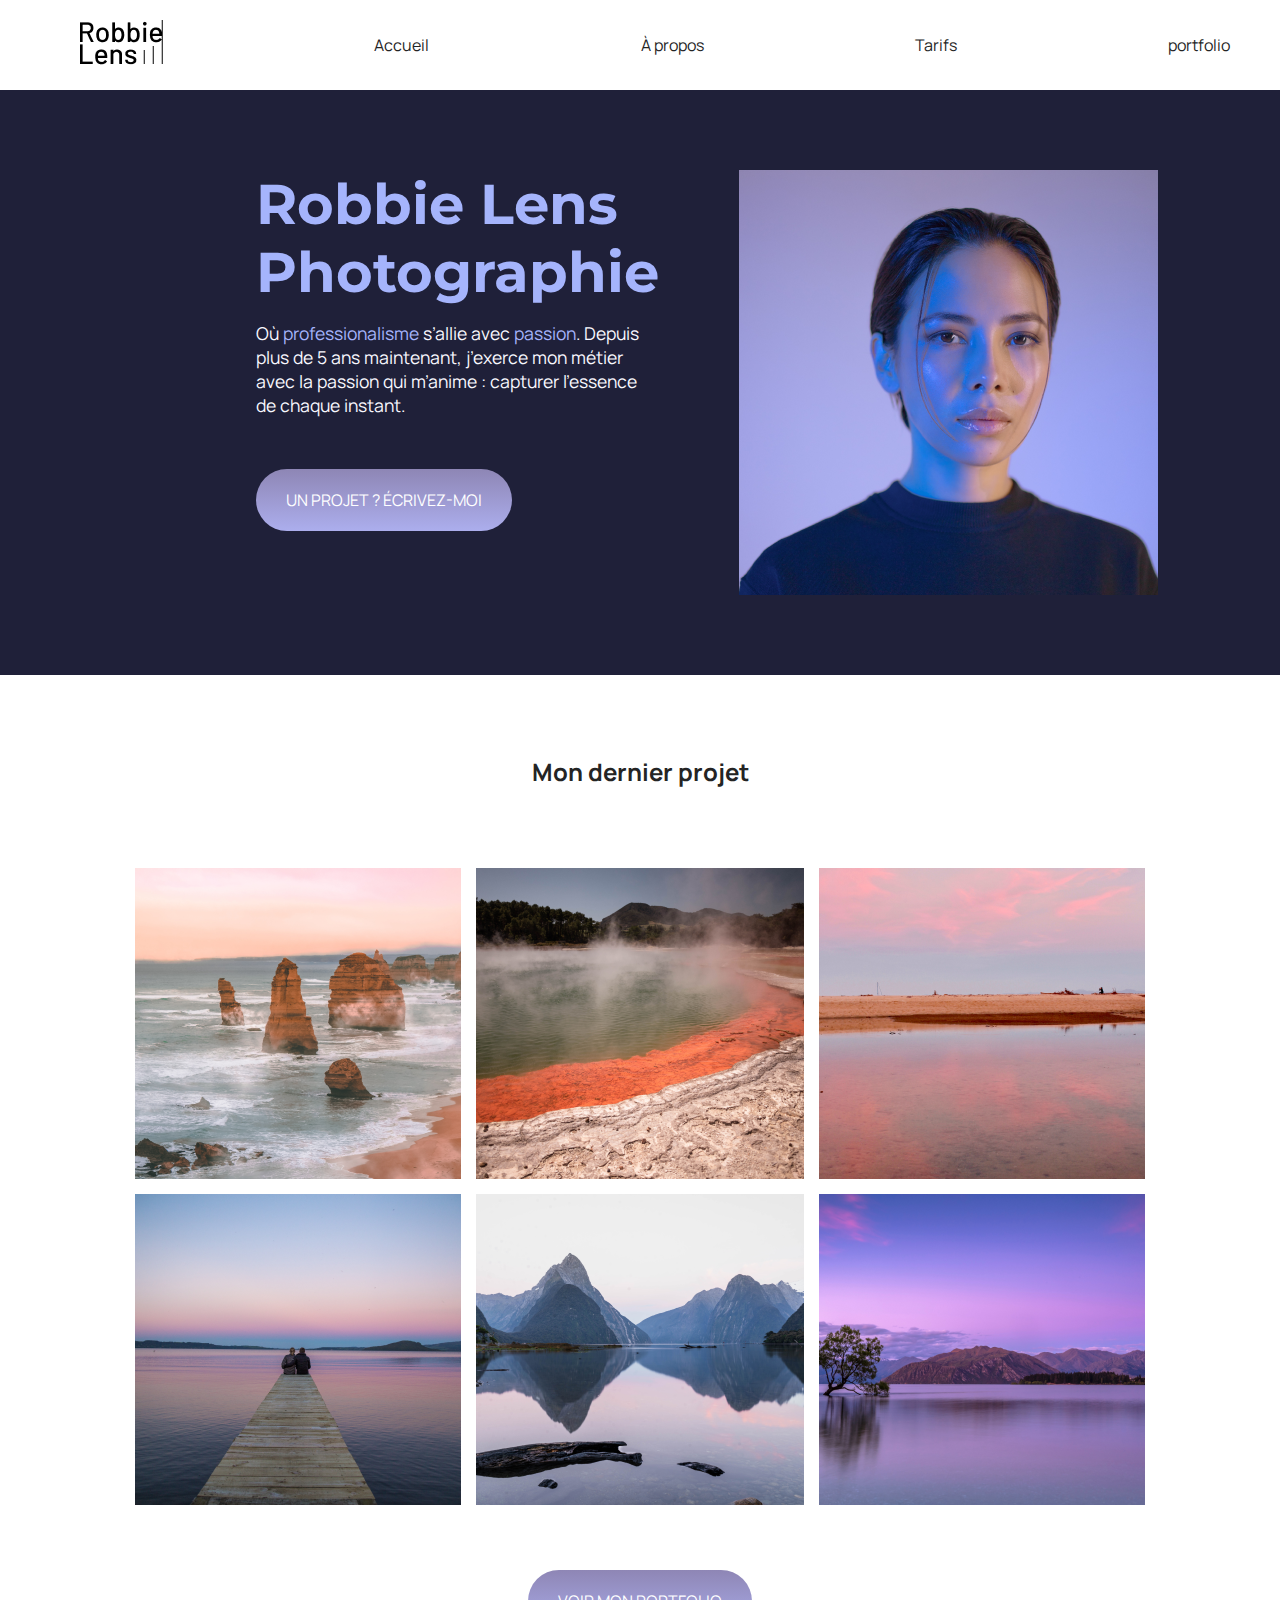
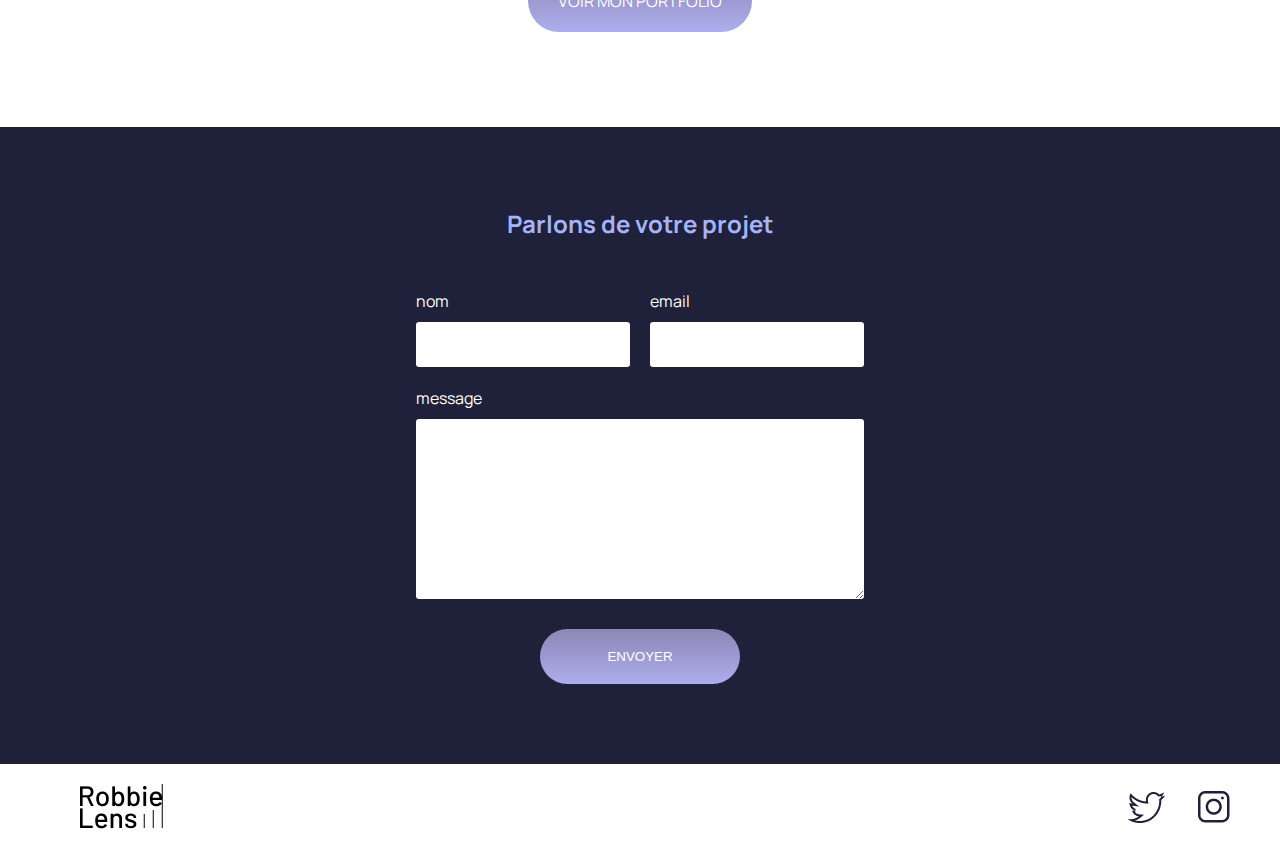
<file: index.html>
<!DOCTYPE html>
<html lang="fr">

<head>
    <meta charset="utf-8" >
    <title>Accueil - Robbie Lens Photographie</title>
    <link href="style/style.css" rel="stylesheet" >
    <link href="style/index.css" rel="stylesheet" >
    <link rel="preconnect" href="https://fonts.googleapis.com">
    <link rel="preconnect" href="https://fonts.gstatic.com" crossorigin>
    <link href="https://fonts.googleapis.com/css2?family=Manrope&family=Montserrat&display=swap" rel="stylesheet">
</head>

<body>
    <header>
        <nav>
            <a href="index.html" class="lien-icone">
            <img  src="images/logo.png" alt="Logo Robbie Lens" >
            </a>
            </div>
             <a href="index.html">Accueil</a>
             <a href="a-propos.html">À propos</a>
             <a href="tarifs.html">Tarifs</a>
             <a href="portfolio.html">portfolio</a>
        </div>
        </nav>
    </header>
    <main>
        <section class="accueil-introduction">
            
            <div>
                <h1>Robbie Lens Photographie</h1>
                <p>
                    Où <em>professionalisme</em> s’allie avec <em>passion</em>. Depuis
                    plus de 5 ans maintenant, j’exerce mon métier avec la passion
                    qui m’anime : capturer l’essence de chaque instant.
                </p><br>
                <a href="#contact" class="cta">UN PROJET ? ÉCRIVEZ-MOI</a>
            </div>           
            <img  src="images/robbie-lens.png" alt="Portrait avec effet de la photographe Robbie Lens" >                           
        </section>
        <section class="accueil-photos">
            <h2>Mon dernier projet</h2>
            <div>                
                <img src="images/Accueil/element-1.png" alt="element 1">               
                <img src="images/Accueil/element-2.png" alt="element 2">
                <img src="images/Accueil/element-3.png" alt="element 3">             
            </div>
            <div>
                <a href="images/Accueil/element-4.png">
                    <img src="images/Accueil/element-4.png" alt="element 4">
                </a>
                <a href="images/Accueil/element-5.png">
                    <img src="images/Accueil/element-5.png" alt="element 5">
                </a>
                <a href="images/Accueil/element-6.png">
                    <img src="images/Accueil/element-6.png" alt="element 6">
                </a>
            </div>
            <div class="vmp">
                <a href="portfolio.html" class="cta">VOIR MON PORTFOLIO</a>
            </div>
        </section>
        <section id="contact" class="section-contact">
            <h2>Parlons de votre projet</h2>
            <form method="get" action="">
                <div class="form-nom-email">
                    <div class="form-column">
                        <label for="nom">nom</label>              
                        <input type="text" name="nom" id="nom" required>
                    </div>
                    <div class="form-column">
                        <label for="email">email</label>               
                        <input type="email" name="email" id="email" required>
                    </div>
                </div>
                <label for="message">message</label>
                <textarea  name="message" id="message" rows="10" required></textarea>
                <input type="submit" value="ENVOYER" class="cta">                                                                                   
            </form>
            
        </section>
        
    </main>
    <footer>
            <a href="index.html" class="lien-icone">
            <img src="images/logo.png" alt="Logo Robbie Lens" >
            </a>
            <div>
                <a target="_blank" href="https://twitter.com/" class="lien-icone">
                    <img src="images/twitter.png" alt="Logo Twitter" >
                </a>
                <a target="_blank" href="https://www.instagram.com/" class="lien-icone">
                    <img src="images/instagram.png" alt="Logo Instagram" >
                </a>
            </div>
    </footer>
</body>

</html>
</file>
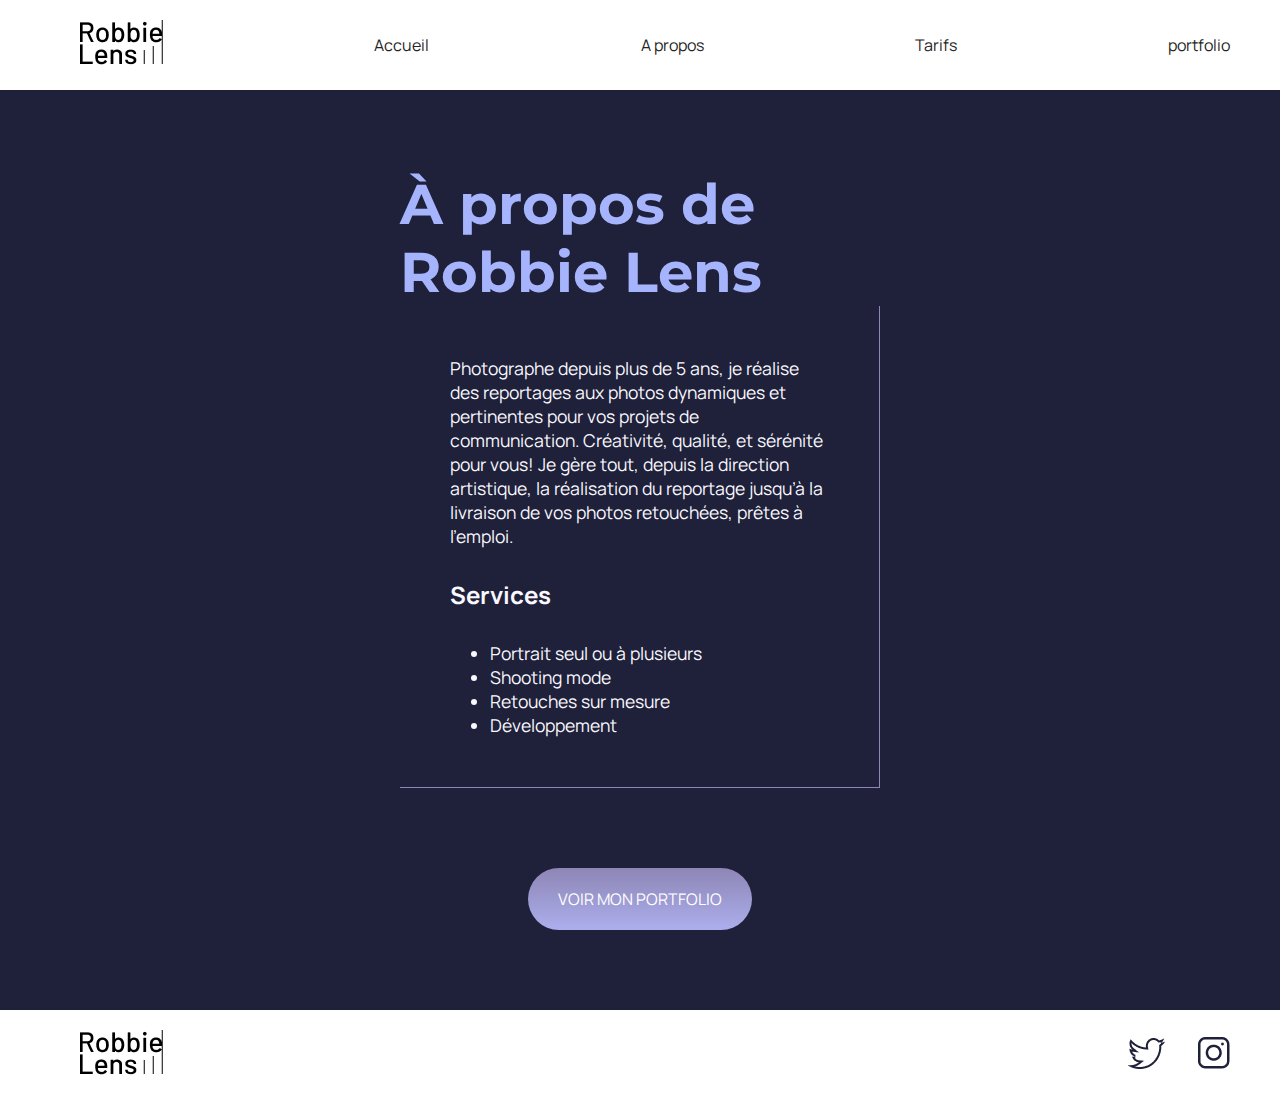
<file: a-propos.html>
<!DOCTYPE html>
<html lang="fr">

<head>
    <meta charset="utf-8" >
    <title>À propos - Robbie Lens Photographie</title>
    <link href="style/style.css" rel="stylesheet" >
    <link href="style/a-propos.css" rel="stylesheet" >
    <link rel="preconnect" href="https://fonts.googleapis.com">
    <link rel="preconnect" href="https://fonts.gstatic.com" crossorigin>
    <link href="https://fonts.googleapis.com/css2?family=Manrope&family=Montserrat&display=swap" rel="stylesheet">
</head>

<body>
    <header>
        <nav>
            <a href="index.html" class="lien-icone">
                <img src="images/logo.png" alt="Logo Robbie Lens" >
            </a>

            </div>
                <a href="index.html">Accueil</a>
                <a href="a-propos.html">A propos</a>
                <a href="tarifs.html">Tarifs</a>
                <a href="portfolio.html">portfolio</a>
            </div>
        </nav>
    </header>
    <main class="a-propos-main">
        <section >
            <h1>À propos de Robbie Lens</h1>
            <div class="carre-contenu">
                <p>
                    Photographe depuis plus de 5 ans, je réalise des reportages aux photos dynamiques et pertinentes pour vos
                    projets de communication. Créativité, qualité, et sérénité pour vous! Je gère tout, depuis la direction
                    artistique, la réalisation du reportage jusqu’à la livraison de vos photos retouchées, prêtes à l’emploi.
                </p>
                <h2>Services</h2>
                <ul>
                    <li>Portrait seul ou à plusieurs</li>
                    <li>Shooting mode</li>
                    <li>Retouches sur mesure</li>
                    <li>Développement</li>
                </ul>
            </div>
            <div>
                <a href="portfolio.html" class="cta">VOIR MON PORTFOLIO</a>
            </div>
        </section>
    </main>
    <footer>
            <a href="index.html" class="lien-icone">
                <img src="images/logo.png" alt="Logo Robbie Lens" >
            </a>
            <div>
            <a target="_blank" href="https://twitter.com/" class="lien-icone">
                <img src="images/twitter.png" alt="Logo Twitter" >
            </a>
            <a target="_blank" href="https://www.instagram.com/" class="lien-icone">
                <img src="images/instagram.png" alt="Logo Instagram" >
            </a>
            </div>
    </footer>
</body>

</html>
</file>
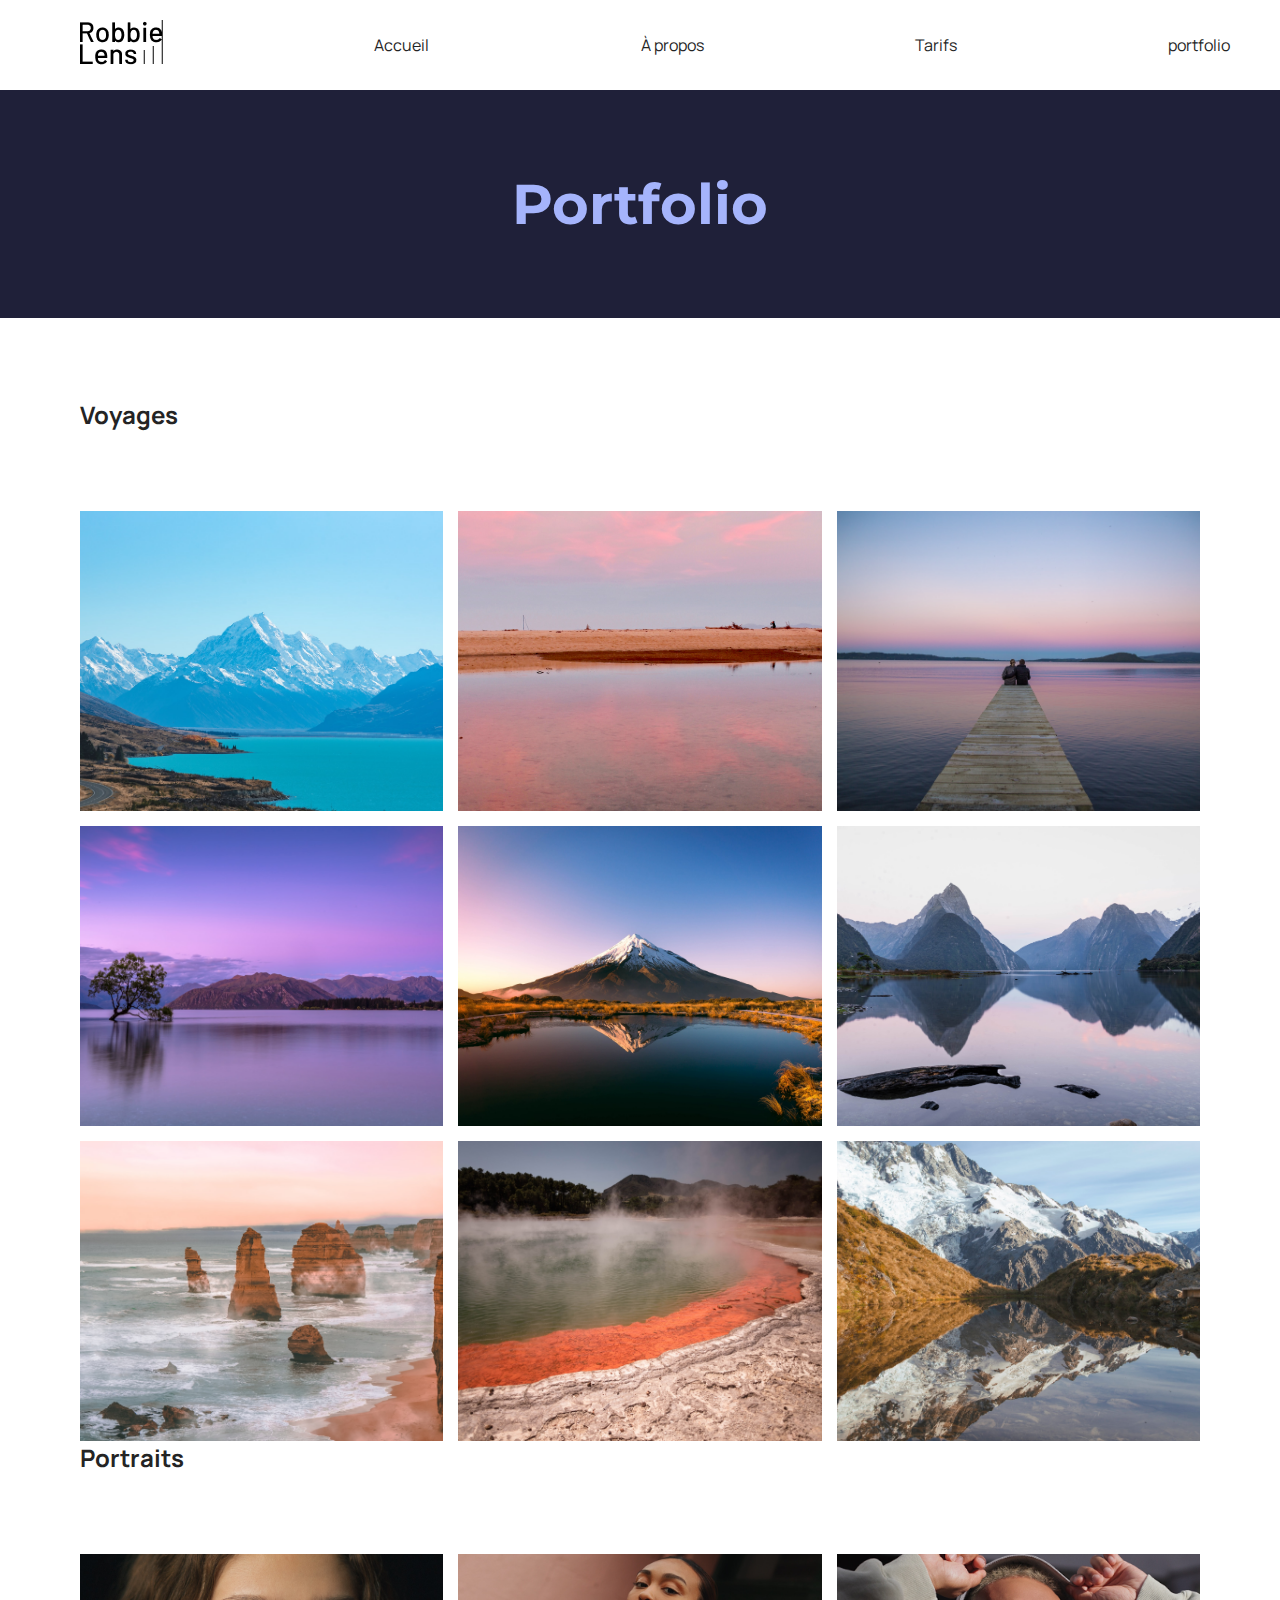
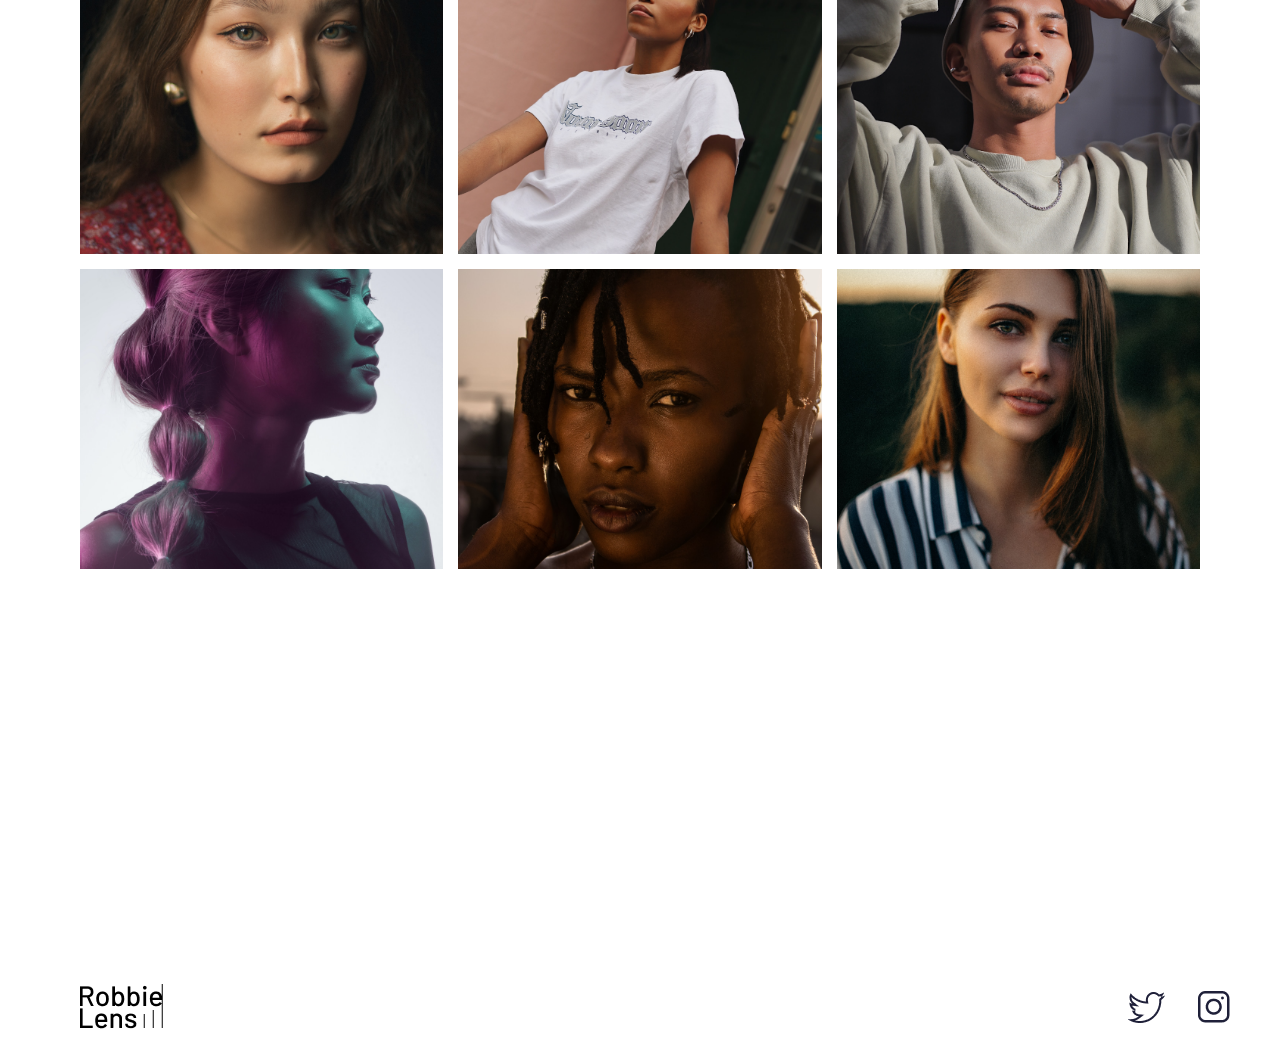
<file: portfolio.html>
<!DOCTYPE html>
<html lang="fr">
    <head>
        <meta charset="utf-8" >
        <title>Accueil - Robbie Lens Photographie</title>
        <link href="style/style.css" rel="stylesheet" >
        <link href="style/portfolio.css" rel="stylesheet" >
        <link rel="preconnect" href="https://fonts.googleapis.com">
        <link rel="preconnect" href="https://fonts.gstatic.com" crossorigin>
        <link href="https://fonts.googleapis.com/css2?family=Manrope&family=Montserrat&display=swap" rel="stylesheet">
    </head>
    <body>
        <header>
            <nav>
                <a href="index.html" class="lien-icone">
                <img  src="images/logo.png" alt="Logo Robbie Lens" >
                </a>
                </div>
                 <a href="index.html">Accueil</a>
                 <a href="a-propos.html">À propos</a>
                 <a href="tarifs.html">Tarifs</a>
                 <a href="portfolio.html">portfolio</a>
                </div>
            </nav>
        </header>
        <main>
            <section>
                <h1>Portfolio</h1>
            </section>
            <section class="portfolio-section-photos">
                <h2>Voyages</h2>
                <!-- Créez ici votre grid Voyages -->
                <div class="grid-paysages">
                    <a href="images/portfolio/paysage1.jpg" class="lien-conteneur-photo">
                        <img src="images/portfolio/paysage1.jpg" alt="paysage1">
                        <div class="photo-hover">Voir la photo</div>
                    </a>
                    <a href="images/portfolio/paysage2.jpg" class="lien-conteneur-photo">
                        <img src="images/portfolio/paysage2.jpg" alt="paysage2">
                        <div class="photo-hover">Voir la photo</div>
                    </a>
                    <a href="images/portfolio/paysage3.jpg" class="lien-conteneur-photo">
                        <img src="images/portfolio/paysage3.jpg" alt="paysage3">
                        <div class="photo-hover">Voir la photo</div>
                    </a>
                    <a href="images/portfolio/paysage4.jpg" class="lien-conteneur-photo">    
                        <img src="images/portfolio/paysage4.jpg" alt="paysage4">
                        <div class="photo-hover">Voir la photo</div>
                    </a>    
                    <a href="images/portfolio/paysage5.jpg" class="lien-conteneur-photo">
                        <img src="images/portfolio/paysage5.jpg" alt="paysage5">
                        <div class="photo-hover">Voir la photo</div>
                    </a>
                    <a href="images/portfolio/paysage6.jpg" class="lien-conteneur-photo">
                        <img src="images/portfolio/paysage6.jpg" alt="paysage6">
                        <div class="photo-hover">Voir la photo</div>
                    </a>
                    <a href="images/portfolio/paysage7.jpg" class="lien-conteneur-photo">
                        <img src="images/portfolio/paysage7.jpg" alt="paysage7">
                        <div class="photo-hover">Voir la photo</div>
                    <a href="images/portfolio/paysage8.jpg" class="lien-conteneur-photo">
                        <img src="images/portfolio/paysage8.jpg" alt="paysage8">
                        <div class="photo-hover">Voir la photo</div>
                    <a href="images/portfolio/paysage9.jpg" class="lien-conteneur-photo">
                        <img src="images/portfolio/paysage9.jpg" alt="paysage9">
                        <div class="photo-hover">Voir la photo</div>
                    </a>
                </div>
                <h2>Portraits</h2>
                <!-- Créez ici votre grid Portraits -->
                <div class="grid-portraits">
                    <a href="images/portfolio/portrait1.jpg" class="lien-conteneur-photo">
                        <img src="images/portfolio/portrait1.jpg" alt="portrait1">
                        <div class="photo-hover">Voir la photo</div>
                    </a>
                    <a href="images/portfolio/portrait2.jpg" class="lien-conteneur-photo">
                        <img src="images/portfolio/portrait2.jpg" alt="portrait2">
                        <div class="photo-hover">Voir la photo</div>
                    </a>
                    <a href="images/portfolio/portrait3.jpg" class="lien-conteneur-photo">
                        <img src="images/portfolio/portrait3.jpg" alt="portrait3">
                        <div class="photo-hover">Voir la photo</div>
                    </a>
                    <a href="images/portfolio/portrait4.jpg" class="lien-conteneur-photo">
                        <img src="images/portfolio/portrait4.jpg" alt="portrait4">
                        <div class="photo-hover">Voir la photo</div>
                    </a>
                    <a href="images/portfolio/portrait5.jpg" class="lien-conteneur-photo">
                        <img src="images/portfolio/portrait5.jpg" alt="portrait5">
                        <div class="photo-hover">Voir la photo</div>
                    </a>
                    <a href="images/portfolio/portrait6.jpg" class="lien-conteneur-photo">
                        <img src="images/portfolio/portrait6.jpg" alt="portrait6">
                        <div class="photo-hover">Voir la photo</div>
                    </a>
                </div>
            </section>
        </main>
        <footer>
            <a href="index.html" class="lien-icone" >
                <img src="images/logo.png" alt="Logo Robbie Lens" >
            </a>
            <div>
                <a target="_blank" href="https://twitter.com/" class="lien-icone">
                    <img src="images/twitter.png" alt="Logo Twitter" >
                </a>
                <a target="_blank" href="https://www.instagram.com/" class="lien-icone">
                    <img src="images/instagram.png" alt="Logo Instagram" >
                </a>
            </div>
        </footer>
    </body>
</html>
</file>
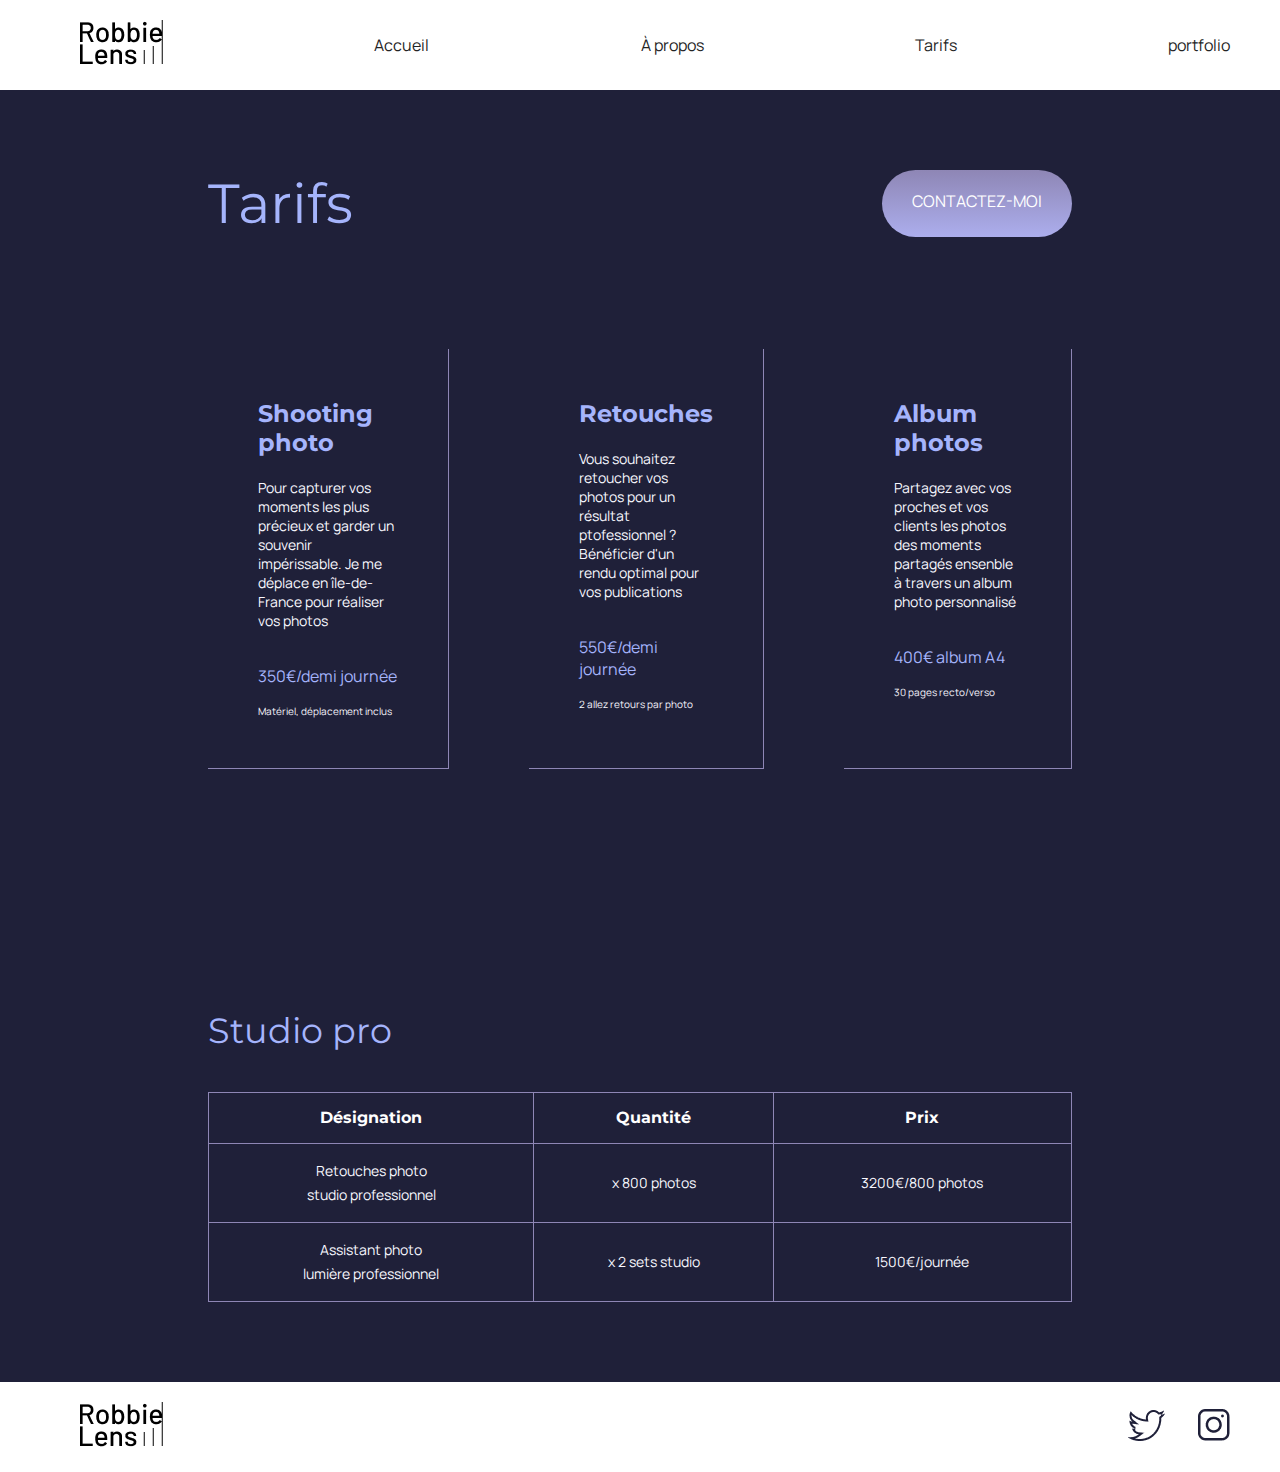
<file: tarifs.html>
<!DOCTYPE html>
<html lang="fr">
    <head>
        <meta charset="utf-8" >
        <title>Accueil - Robbie Lens Photographie</title>
        <link href="style/style.css" rel="stylesheet" >
        <link href="style/tarifs.css" rel="stylesheet" >
        <link rel="preconnect" href="https://fonts.googleapis.com">
        <link rel="preconnect" href="https://fonts.gstatic.com" crossorigin>
        <link href="https://fonts.googleapis.com/css2?family=Comic+Neue:ital,wght@1,700&family=Manrope&family=Montserrat:wght@300&display=swap" rel="stylesheet">
    </head> 

    <body>
        <header>
            <nav>
                <a href="index.html" class="lien-icone">
                <img  src="images/logo.png" alt="Logo Robbie Lens" >
                </a>
                </div>
                 <a href="index.html">Accueil</a>
                 <a href="a-propos.html">À propos</a>
                 <a href="tarifs.html">Tarifs</a>
                 <a href="portfolio.html">portfolio</a>
                </div>
            </nav>
        </header>
        <main class="main-tarifs">
            <section >
                <div class="titre">
                <h1>Tarifs</h1>
                <a href="index.html#contact" class="cta">CONTACTEZ-MOI</a>
                </div>
                <div class="tarifs">                    
                    <div class="carre-contenu">
                        <h2>Shooting photo</h2>
                        <p>Pour capturer vos moments les plus précieux et garder un souvenir impérissable. Je me déplace en île-de-France pour réaliser vos photos</p>
                        <p class="prix">350€/demi journée</p>
                        <p class="asterix">Matériel, déplacement inclus</p>               
                    </div>                   
                    <div class="carre-contenu">
                        <h2>Retouches</h2>
                        <p>Vous souhaitez retoucher vos photos pour un résultat ptofessionnel ? Bénéficier d'un rendu optimal pour vos publications</p>
                        <p class="prix">550€/demi journée</p>
                        <p class="asterix">2 allez retours par photo</p>
                    </div>            
                    <div class="carre-contenu">
                        <h2>Album photos</h2>
                        <p>Partagez avec vos proches et vos clients les photos des moments partagés ensenble à travers un album photo personnalisé</p>
                        <p class="prix">400€ album A4</p>
                        <p class="asterix">30 pages recto/verso</p>
                    </div>           
                </div>
            </section>
            <section class="section-tarifs">
                <table>
                    <caption>Studio pro</caption>
                    <thead>
                        <th>Désignation</th>
                        <th>Quantité</th>
                        <th>Prix</th>
                    </thead>
                    <tbody>
                        <tr>
                            <td>Retouches photo<br> studio professionnel</td>
                            <td>x 800 photos</td>
                            <td>3200€/800 photos</td>
                        </tr>
                        <tr>
                            <td>Assistant photo<br>lumière professionnel</td>
                            <td>x 2 sets studio</td>
                            <td>1500€/journée</td>
                        </tr>
                    </tbody>
                </table>
            </section>
        </main>
        <footer>
            <a href="index.html" class="lien-icone">
            <img src="images/logo.png" alt="Logo Robbie Lens" >
            </a>
            <div>
                <a target="_blank" href="https://twitter.com/" class="lien-icone">
                    <img src="images/twitter.png" alt="Logo Twitter" >
                </a>
                <a target="_blank" href="https://www.instagram.com/" class="lien-icone">
                    <img src="images/instagram.png" alt="Logo Instagram" >
                </a>
            </div>
    </footer>
    </body>
</html>
</file>
<file: style/style.css>
* {
    margin: 0;
}
body {
    font-family: 'Manrope', sans-serif;
    font-size: 1em;
    background-color: #1f2039;
  }
  
a {
    color: #242424;
    text-decoration: none;
  }
  
em {
    color: #a5b4fc;
    font-style: normal;
  }
  
h1 {
    font-size: 3.5em;
    color: #a5b4fc;
    font-family: 'Montserrat', sans-serif;
  }
  
h2 {
    color: #f9f8ff;
   
  }
  
p,
li {
    font-size: 1.1em;
    color: #f9f8ff;
  }
  
header,
footer {
    background-color: white;
    padding: 20px 50px;
  }
  
.cta {
    display: inline-block;
    background: linear-gradient(#8e86b5, #acaeed);
    color: white;
    border-radius: 50px;
    padding: 20px 30px;
  }
  
a:hover {
    text-decoration: underline;
  }

.cta:hover {
    background: linear-gradient(#696484, #8788ba);
    text-decoration: none;
  }

.lien-icone {
  margin-left: 30px;
}
  
.lien-icone:hover {
    opacity: 0.5;
  }
  
section {
    padding: 80px;
  }

footer,
nav {
  display: flex;
  flex-direction: row;
  align-items: center;
  justify-content: space-between;
}

nav a {
  margin-left: 30px;
}

@media screen and (max-width: 996px) {
  header nav {
    flex-direction: column;
    align-items: center;
    justify-content: center;
  }

  header nav img {
    margin-bottom: 20px;
  }

  header,
  footer {
    padding: 20px 20px;
  }

  h1 {
    font-size: 2em;
  }

  section {
    padding: 50px 20px 50px 20px;
  }

  nav a {
    margin-left: 10px;
    margin-right: 10px;
  }
}
</file>
<file: style/index.css>
.accueil-photos {
    background-color: white;
    padding: 80px;
  }
  
  .accueil-photos h2 {
    color: #242424;
    text-align: center;
    margin-bottom: 80px;
  }
  
  .accueil-photos div {
    display: flex;
    flex-direction: row;
    gap: 15px;
    justify-content: center;
    margin-bottom: 15px;
  }
  
  .accueil-introduction {
    display: flex;
    flex-direction: row;
    width: 60%;
    align-items: flex-start;
    margin: auto;
  }
  
  .accueil-introduction h1 {
    margin-bottom: 15px;
  }
  
  .accueil-introduction p {
    margin-bottom: 30px;
  }
  
  .accueil-introduction div {
    padding-right: 80px;
  }

  .section-contact h2 {
    color: #a5b4fc;
    text-align: center;
    margin-bottom: 50px;
  }

  form {
    display: flex;
    flex-direction: column;
    width: 40%;
    margin: auto;
    color: white;
  }

  .form-nom-email {
    display: flex;
    flex-direction: row;
    gap: 20px;
  }

  .form-column {
    flex: 1;
    display: flex;
    flex-direction: column;
    margin-bottom: 20px;
  }

  input,
  textarea {
    padding: 15px;
    border-radius: 3px;
    border: none;
  }

  label {
    margin-bottom: 10px;
  }

  input[type='submit'] {
    width: 200px;
    margin: auto;
    margin-top: 30px;
  }

  .vmp {
    margin-top: 60px;
  }
  
  .Union {
    /*margin-right: 160px;*/
    text-align: end;
  }
   

.line-14 {

/*position: absolute;*/
width: 69px;
height: 0px;
left: 1246px;
top: 557px;
border: 1px solid #A5B4FC;
transform: rotate(90deg);

}

.line-15 {
 
/*position: absolute;*/
width: 69px;
height: 0px;
left: 1171px;
top: 632px;
border: 1px solid #A5B4FC;
}

@media screen and (max-width: 996px) {
  .accueil-introduction {
    flex-direction: column;
    align-items: center;
    justify-content: center;
  }

  .accueil-introduction div {
    padding-right: 0;
    text-align: center;
    order: 2;
  }

  .accueil-introduction img {
    order: 1;
    margin-bottom: 20px;
    width: 100%;
  }

  .accueil-photos {
    padding: 20px;
  }

  .accueil-photos div {
    flex-direction: column;
  }

  .section-contact {
    padding: 50px 20px;
  }

  .form-nom-email {
    flex-direction: column;
    gap: 0;
  }
}
</file>
<file: style/a-propos.css>
.carre-contenu {
  border-right: 1px solid #8e86b5;
  border-bottom: 1px solid #8e86b5;
  padding: 50px;
  margin-bottom: 80px;
}
  
  .carre-contenu h2 {
    margin-top: 30px;
  }
  
  .carre-contenu ul {
    margin-top: 30px;
  }
  
  .carre-contenu + div {
    text-align: center;
  }
  
  .a-propos-main {
    width: 50%;
    margin: auto;
  }
</file>
<file: style/portfolio.css>
.portfolio-section-photos {
    background-color: white;
  }
  
  .portfolio-section-photos h2 {
    color: #242424;
    margin-bottom: 80px;
  }
  
  .grid-paysages, .grid-portraits {
    display: grid;
    grid-template-columns: 1fr 1fr 1fr;
    grid-template-rows: 300px 300px 300px;
    gap: 15px;
  }
  
  
  .grid-paysages img,
  .grid-portraits img {
    width: 100%;
    height: 100%;
    object-fit: cover;
  }
  
  .lien-conteneur-photo {
    position: relative;
  }
  
  .photo-hover {
    position: absolute;
    top: 0;
    left: 0;
    right: 0;
    bottom: 0;
    display: flex;
    align-items: center;
    justify-content: center;
    font-size: 1.5em;
    color: white;
    background-color: rgba(0, 0, 0, 0.7);
    display: none;
  }
  
  .lien-conteneur-photo:hover .photo-hover {
    display: flex;
  }

  h1 {
    text-align: center;
  }

  @media screen and (max-width: 996px) {
    .grid-paysages {
      grid-template-columns: 1fr;
      gap: 15px;
    }
  
    .grid-portraits {
      grid-template-columns: 1fr;
      gap: 15px;
    }
  }
</file>
<file: style/tarifs.css>
.main-tarifs {
    width: 80%;
    margin: auto;
}

.titre {
    display: flex;
    flex-direction: row;
    justify-content: space-between;
}

.carre-contenu {
    border-right: 1px solid #8e86b5;
    border-bottom: 1px solid #8e86b5;
    padding: 50px;
    margin-bottom: 80px;
    /*text-align: center;*/
    
  }
    
.carre-contenu h2 {
    margin-bottom: 21px;
    color: #a5b4fc;
    font-family: 'Montserrat', sans-serif;
}
    
.tarifs {
    display: flex;
    gap: 80px;
    width: 100%;
    margin-top: 112px;
}

h1 {
    display: flex;
    /*font-size: 55px;*/
   /* margin-top: 146px;*/
   /* margin-left: 200px;*/
   /* margin-bottom: 40px;*/
   width: 602px;
   height: 67px;
   /*left: 200px;*/
   top: 226px;
   /*border: 1px solid white;*/
   /*font-family: 'Montserrat';*/
font-style: normal;
font-weight: 400;
font-size: 55px;
line-height: 67px;
}

p {
    font-size: 14px;
}

.prix {
    color: #a5b4fc;
    font-size: 16px;
    margin-top: 35px;
}

.asterix {
    font-size: 10px;
    margin-top: 17px;
}

table {
    border-collapse: collapse;
    /*margin: auto;*/
    width: 100%;
    /*height: 331px;*/
    /*left: 200px;*/
    /*top: 849px;*/
    text-align: center;   
}

td, 
thead,
th {
    border: 1px solid #8e86b5 ;
    padding: 15px;
}

thead {
    font-family: 'Montserrat', sans-serif;
    font-style: normal;
    font-weight: 400;
    font-size: 16px;
    line-height: 20px;
    color: #FFFFFF;
}

td {
    font-family: 'Manrope';
    font-style: normal;
    font-weight: 400;
    font-size: 14px;
    line-height: 24px;
    color: #F9F8FF;


}

caption {   
    width: 184px;
    color: #A5B4FC;
    font-family: 'Montserrat';
    font-style: normal;   
    font-size: 35px;   
    margin-bottom: 40px;
}

@media screen and (max-width: 996px) {
    .section-tarifs {
      display: none;
    }
  }
</file>
